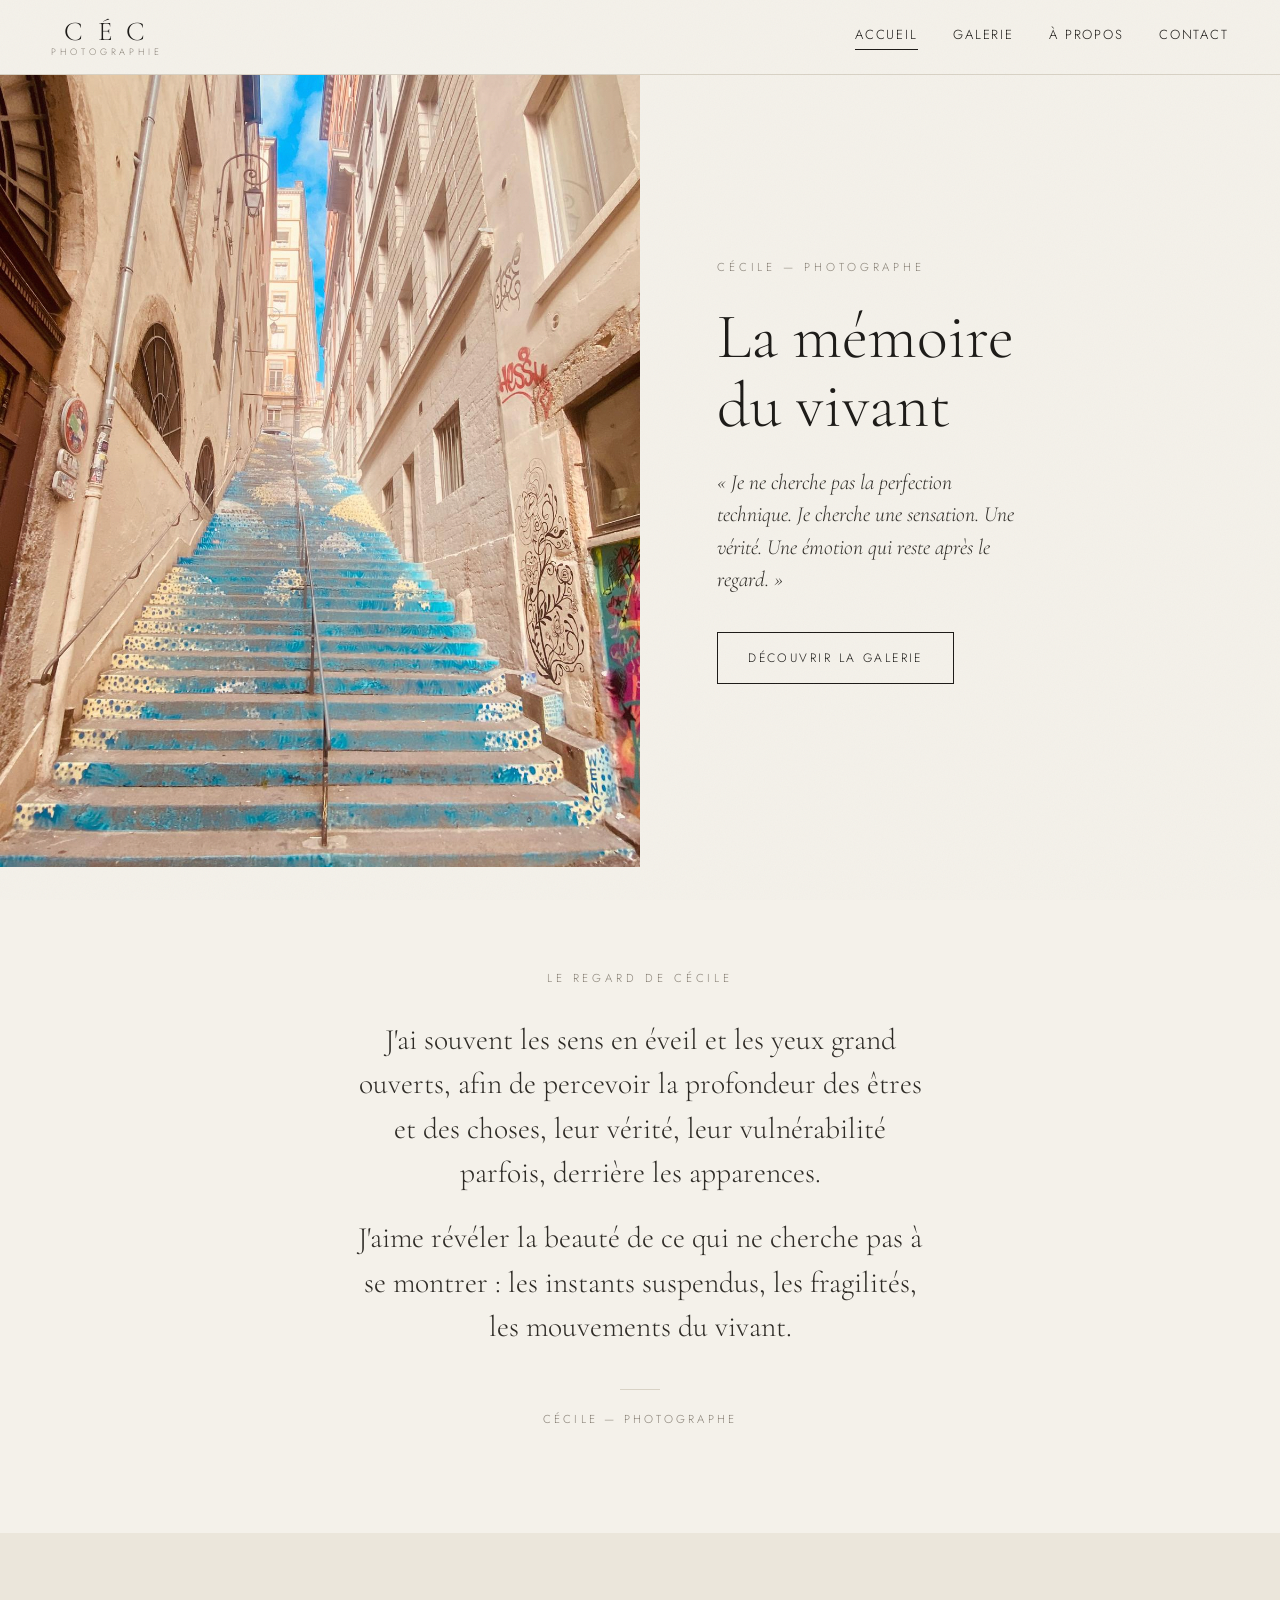
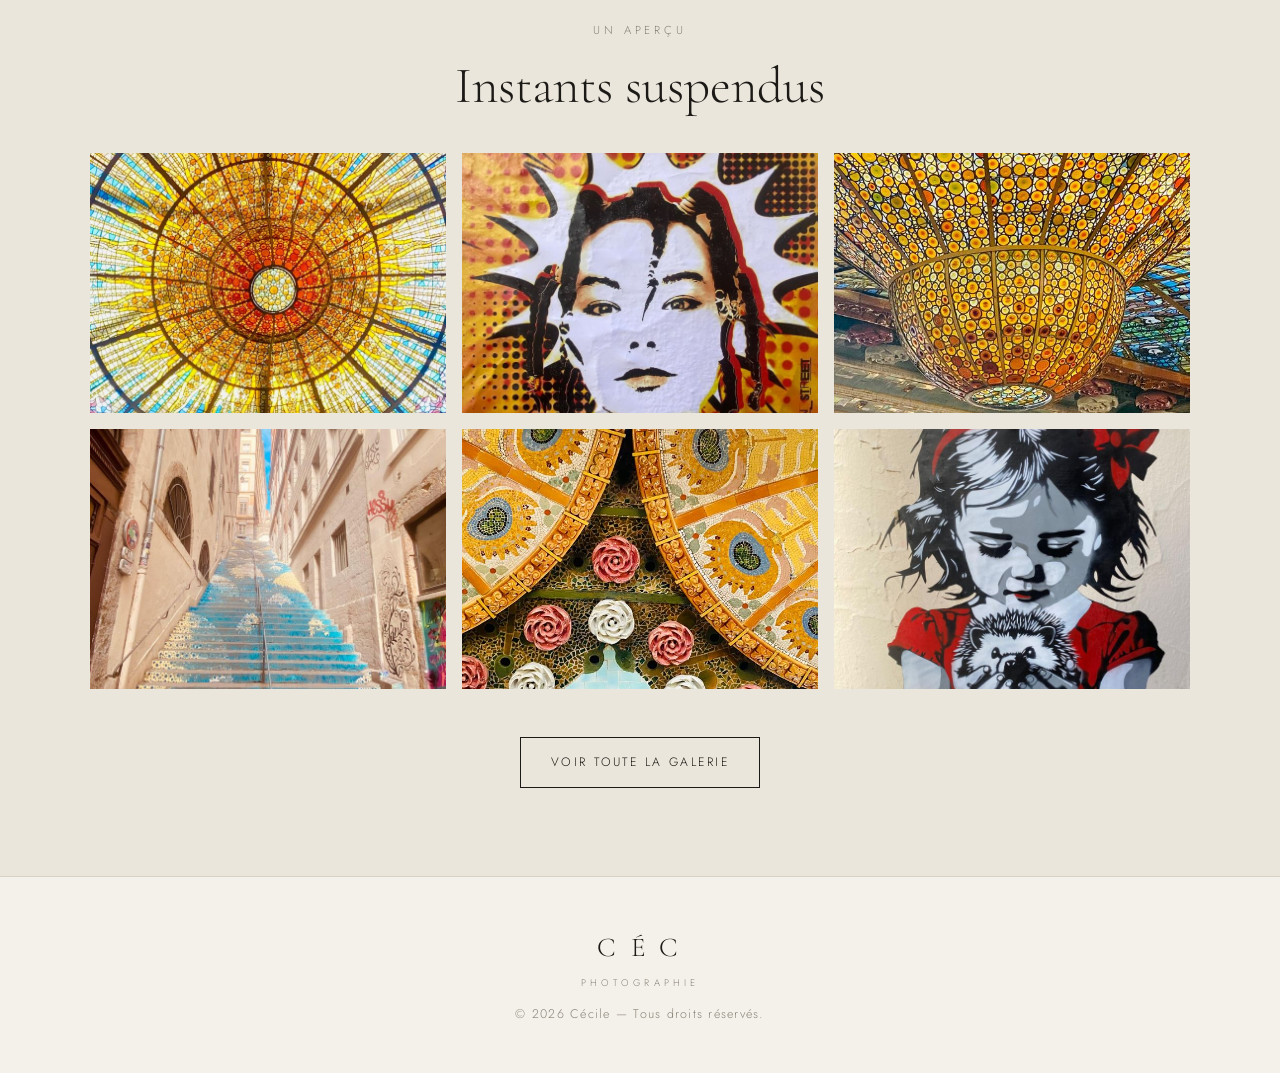
<file: index.html>
<!DOCTYPE html>
<html lang="fr">
<head>
  <meta charset="UTF-8" />
  <meta name="viewport" content="width=device-width, initial-scale=1.0" />
  <title>CÉC Photographie — Cécile</title>
  <meta name="description" content="Portfolio photographique de Cécile — patrimoine Art nouveau, vitraux, art urbain." />
  <meta property="og:type" content="website" />
  <meta property="og:title" content="CÉC Photographie — Cécile" />
  <meta property="og:description" content="Portfolio photographique de Cécile : la mémoire du vivant — patrimoine, art urbain, voyages." />
  <meta property="og:image" content="https://studio-des-projets.github.io/cec-photographie/images/23_verriere_circulaire_lumineuse.jpg" />
  <meta property="og:url" content="https://studio-des-projets.github.io/cec-photographie/" />
  <meta name="twitter:card" content="summary_large_image" />
  <link rel="icon" href="assets/icon-512.png" />
  <link rel="apple-touch-icon" href="assets/icon-180.png" />
  <link rel="manifest" href="manifest.json" />
  <meta name="theme-color" content="#f4f1ea" />
  <meta name="apple-mobile-web-app-title" content="CÉC" />
  <link rel="preconnect" href="https://fonts.googleapis.com" />
  <link rel="preconnect" href="https://fonts.gstatic.com" crossorigin />
  <link href="https://fonts.googleapis.com/css2?family=Cormorant+Garamond:ital,wght@0,300;0,400;0,500;1,400&family=Jost:wght@300;400;500&display=swap" rel="stylesheet" />
  <link rel="stylesheet" href="assets/style.css?v=15" />
</head>
<body>

  <header class="site-header" id="top">
    <a class="brand" href="index.html" aria-label="Accueil">
      <span class="brand-mark">C&thinsp;É&thinsp;C</span>
      <span class="brand-sub">Photographie</span>
    </a>
    <nav class="site-nav">
      <a href="index.html" class="is-current">Accueil</a>
      <a href="galerie.html">Galerie</a>
      <a href="apropos.html">À propos</a>
      <a href="contact.html">Contact</a>
    </nav>
    <button class="nav-toggle" aria-label="Menu" aria-expanded="false">
      <span></span><span></span><span></span>
    </button>
  </header>

  <main>
    <section class="hero">
      <div class="hero-img"></div>
      <div class="hero-text">
        <p class="hero-name reveal-load" style="--d:.2s">Cécile — Photographe</p>
        <h1 class="reveal-load" style="--d:.4s">La mémoire<br>du vivant</h1>
        <p class="hero-quote reveal-load" id="hero-quote" style="--d:.6s">« Je ne cherche pas la perfection technique. Je cherche une sensation. Une vérité. Une émotion qui reste après le regard. »</p>
        <a class="btn reveal-load" style="--d:.8s" href="galerie.html">Découvrir la galerie</a>
      </div>
    </section>

    <section class="intro">
      <p class="kicker reveal">Le regard de Cécile</p>
      <p class="intro-text reveal" style="--d:.12s">J'ai souvent les sens en éveil et les yeux grand ouverts, afin de percevoir la profondeur des êtres et des choses, leur vérité, leur vulnérabilité parfois, derrière les apparences.</p>
      <p class="intro-text reveal" style="--d:.24s">J'aime révéler la beauté de ce qui ne cherche pas à se montrer&nbsp;: les instants suspendus, les fragilités, les mouvements du vivant.</p>
      <span class="intro-sign reveal" style="--d:.36s">Cécile — Photographe</span>
    </section>

    <section class="home-preview">
      <p class="kicker reveal">Un aperçu</p>
      <h2 class="reveal">Instants suspendus</h2>
      <div class="preview-grid reveal">
        <a href="galerie.html"><img src="thumbs/23_verriere_circulaire_lumineuse.jpg" alt="Verrière circulaire" loading="lazy"></a>
        <a href="galerie.html"><img src="thumbs/05_portrait_street_art_femme.jpg" alt="Portrait street art" loading="lazy"></a>
        <a href="galerie.html"><img src="thumbs/28_coupole_verriere_doree.jpg" alt="Coupole dorée" loading="lazy"></a>
        <a href="galerie.html"><img src="thumbs/17_escalier_bleu_lumineux.jpg" alt="Escalier bleu" loading="lazy"></a>
        <a href="galerie.html"><img src="thumbs/30_mosaique_fleurs_roses.jpg" alt="Mosaïque, fleurs roses" loading="lazy"></a>
        <a href="galerie.html"><img src="thumbs/39_street_art_enfant_rouge.jpg" alt="L'enfant en rouge" loading="lazy"></a>
      </div>
      <a class="btn reveal" href="galerie.html">Voir toute la galerie</a>
    </section>
  </main>

  <footer class="site-footer">
    <span class="footer-brand">C&thinsp;É&thinsp;C</span>
    <span class="footer-sub">Photographie</span>
    <p>© <span id="year"></span> Cécile — Tous droits réservés.</p>
  </footer>

  <script src="assets/script.js?v=15"></script>
</body>
</html>
</file>
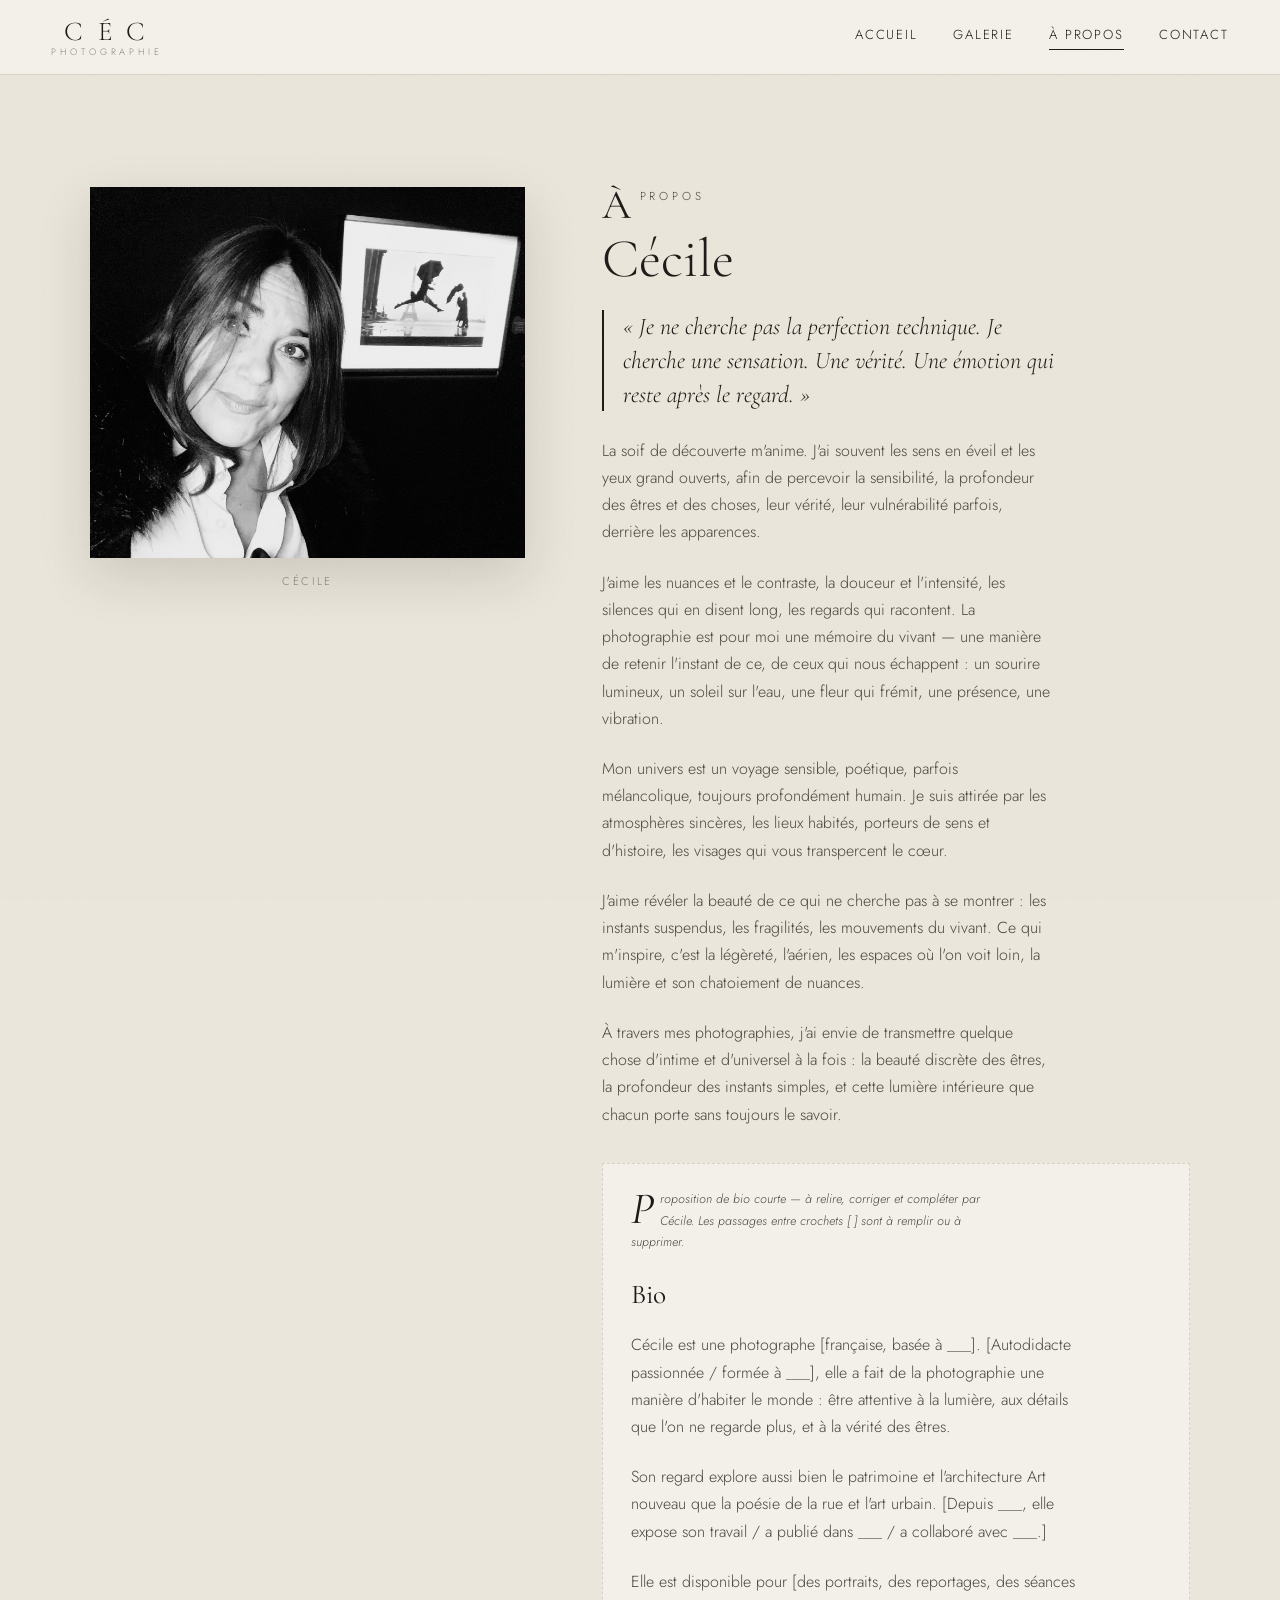
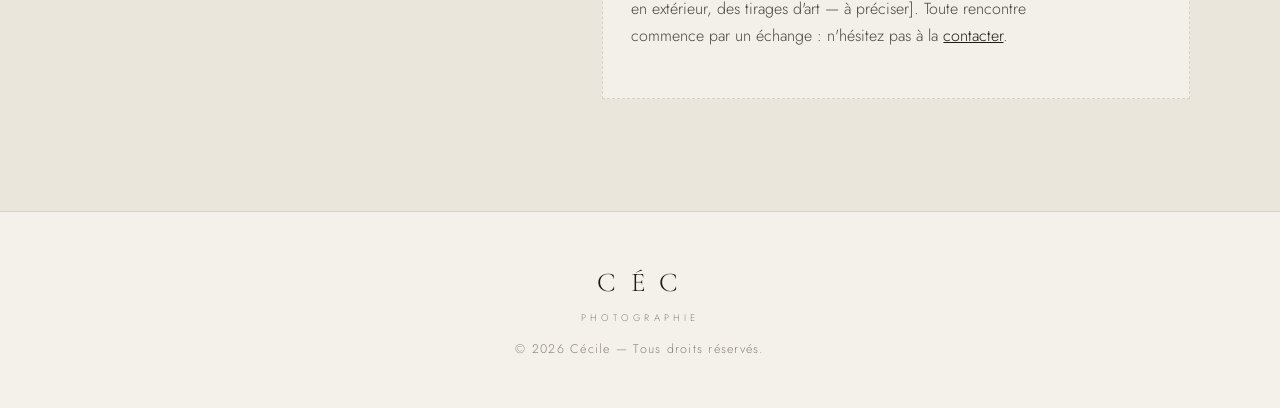
<file: apropos.html>
<!DOCTYPE html>
<html lang="fr">
<head>
  <meta charset="UTF-8" />
  <meta name="viewport" content="width=device-width, initial-scale=1.0" />
  <title>À propos — CÉC Photographie</title>
  <meta name="description" content="À propos de Cécile, photographe — son regard, sa démarche, son univers." />
  <meta property="og:type" content="website" />
  <meta property="og:title" content="CÉC Photographie — Cécile" />
  <meta property="og:description" content="Portfolio photographique de Cécile : la mémoire du vivant — patrimoine, art urbain, voyages." />
  <meta property="og:image" content="https://studio-des-projets.github.io/cec-photographie/images/23_verriere_circulaire_lumineuse.jpg" />
  <meta property="og:url" content="https://studio-des-projets.github.io/cec-photographie/" />
  <meta name="twitter:card" content="summary_large_image" />
  <link rel="icon" href="assets/icon-512.png" />
  <link rel="apple-touch-icon" href="assets/icon-180.png" />
  <link rel="manifest" href="manifest.json" />
  <meta name="theme-color" content="#f4f1ea" />
  <meta name="apple-mobile-web-app-title" content="CÉC" />
  <link rel="preconnect" href="https://fonts.googleapis.com" />
  <link rel="preconnect" href="https://fonts.gstatic.com" crossorigin />
  <link href="https://fonts.googleapis.com/css2?family=Cormorant+Garamond:ital,wght@0,300;0,400;0,500;1,400&family=Jost:wght@300;400;500&display=swap" rel="stylesheet" />
  <link rel="stylesheet" href="assets/style.css?v=15" />
</head>
<body>

  <header class="site-header" id="top">
    <a class="brand" href="index.html" aria-label="Accueil">
      <span class="brand-mark">C&thinsp;É&thinsp;C</span>
      <span class="brand-sub">Photographie</span>
    </a>
    <nav class="site-nav">
      <a href="index.html">Accueil</a>
      <a href="galerie.html">Galerie</a>
      <a href="apropos.html" class="is-current">À propos</a>
      <a href="contact.html">Contact</a>
    </nav>
    <button class="nav-toggle" aria-label="Menu" aria-expanded="false">
      <span></span><span></span><span></span>
    </button>
  </header>

  <main>
    <section class="section section-about" id="apropos">
      <div class="about">
        <div class="about-photo reveal">
          <img src="images/34_photo_profil_auteur.jpg" alt="Portrait de Cécile" loading="lazy" />
          <span class="about-caption">Cécile</span>
        </div>
        <div class="about-text reveal" style="--d:.15s">
          <p class="kicker">À propos</p>
          <h2>Cécile</h2>
          <blockquote class="about-quote">« Je ne cherche pas la perfection technique. Je cherche une sensation. Une vérité. Une émotion qui reste après le regard. »</blockquote>
          <p>La soif de découverte m'anime. J'ai souvent les sens en éveil et les yeux grand ouverts, afin de percevoir la sensibilité, la profondeur des êtres et des choses, leur vérité, leur vulnérabilité parfois, derrière les apparences.</p>
          <p>J'aime les nuances et le contraste, la douceur et l'intensité, les silences qui en disent long, les regards qui racontent. La photographie est pour moi une mémoire du vivant — une manière de retenir l'instant de ce, de ceux qui nous échappent : un sourire lumineux, un soleil sur l'eau, une fleur qui frémit, une présence, une vibration.</p>
          <p>Mon univers est un voyage sensible, poétique, parfois mélancolique, toujours profondément humain. Je suis attirée par les atmosphères sincères, les lieux habités, porteurs de sens et d'histoire, les visages qui vous transpercent le cœur.</p>
          <p>J'aime révéler la beauté de ce qui ne cherche pas à se montrer : les instants suspendus, les fragilités, les mouvements du vivant. Ce qui m'inspire, c'est la légèreté, l'aérien, les espaces où l'on voit loin, la lumière et son chatoiement de nuances.</p>
          <p>À travers mes photographies, j'ai envie de transmettre quelque chose d'intime et d'universel à la fois : la beauté discrète des êtres, la profondeur des instants simples, et cette lumière intérieure que chacun porte sans toujours le savoir.</p>

          <div class="bio-draft">
            <p class="bio-note">Proposition de bio courte — à relire, corriger et compléter par Cécile. Les passages entre crochets [ ] sont à remplir ou à supprimer.</p>
            <h3>Bio</h3>
            <p>Cécile est une photographe [française, basée à ___]. [Autodidacte passionnée / formée à ___], elle a fait de la photographie une manière d'habiter le monde : être attentive à la lumière, aux détails que l'on ne regarde plus, et à la vérité des êtres.</p>
            <p>Son regard explore aussi bien le patrimoine et l'architecture Art nouveau que la poésie de la rue et l'art urbain. [Depuis ___, elle expose son travail / a publié dans ___ / a collaboré avec ___.]</p>
            <p>Elle est disponible pour [des portraits, des reportages, des séances en extérieur, des tirages d'art — à préciser]. Toute rencontre commence par un échange&nbsp;: n'hésitez pas à la <a href="contact.html">contacter</a>.</p>
          </div>
        </div>
      </div>
    </section>
  </main>

  <footer class="site-footer">
    <span class="footer-brand">C&thinsp;É&thinsp;C</span>
    <span class="footer-sub">Photographie</span>
    <p>© <span id="year"></span> Cécile — Tous droits réservés.</p>
  </footer>

  <script src="assets/script.js?v=15"></script>
</body>
</html>
</file>
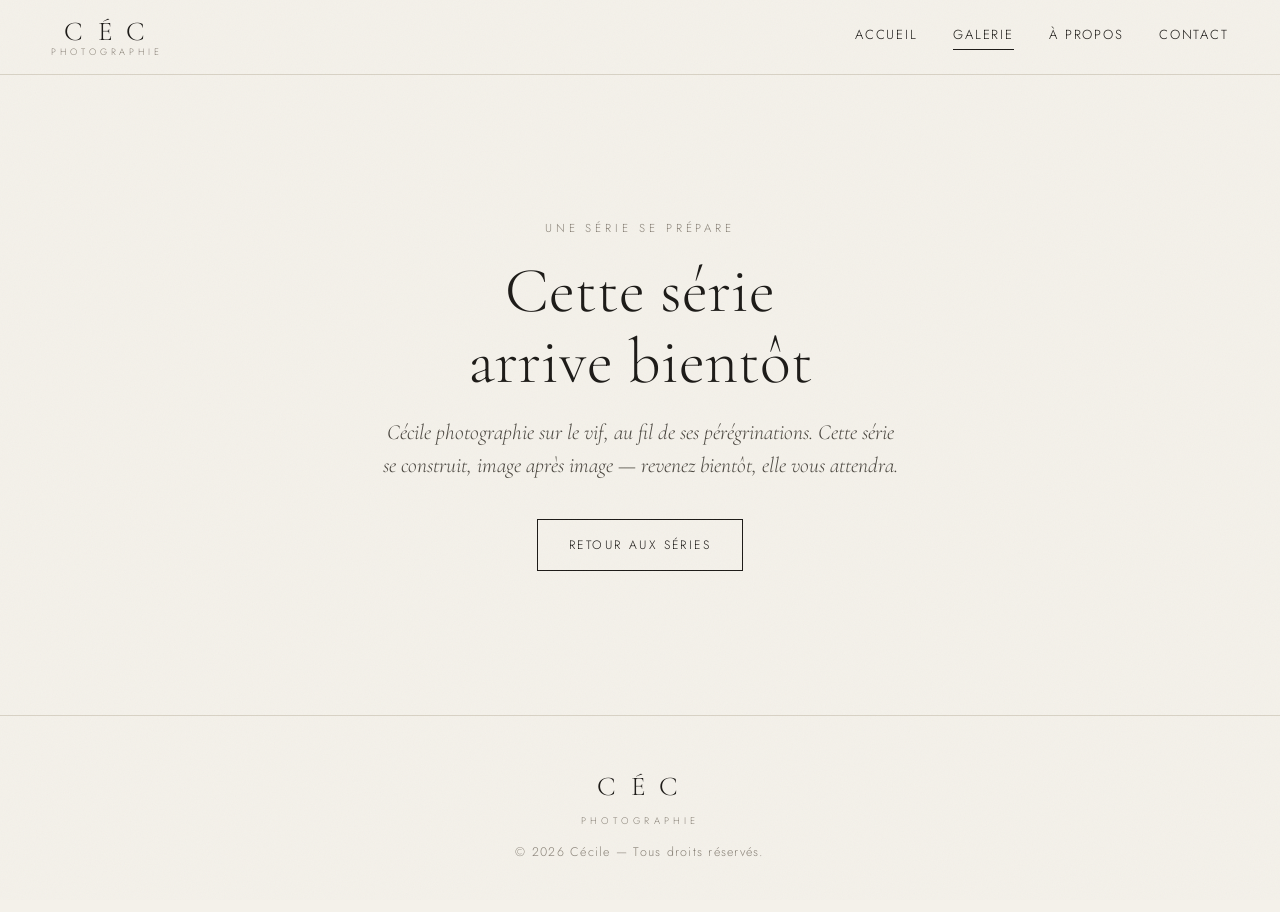
<file: bientot.html>
<!DOCTYPE html>
<html lang="fr">
<head>
  <meta charset="UTF-8" />
  <meta name="viewport" content="width=device-width, initial-scale=1.0" />
  <title>Bientôt — CÉC Photographie</title>
  <meta name="description" content="Une nouvelle série photographique de Cécile se prépare." />
  <link rel="icon" href="assets/icon-512.png" />
  <link rel="apple-touch-icon" href="assets/icon-180.png" />
  <link rel="manifest" href="manifest.json" />
  <meta name="theme-color" content="#f4f1ea" />
  <meta name="apple-mobile-web-app-title" content="CÉC" />
  <link rel="preconnect" href="https://fonts.googleapis.com" />
  <link rel="preconnect" href="https://fonts.gstatic.com" crossorigin />
  <link href="https://fonts.googleapis.com/css2?family=Cormorant+Garamond:ital,wght@0,300;0,400;0,500;1,400&family=Jost:wght@300;400;500&display=swap" rel="stylesheet" />
  <link rel="stylesheet" href="assets/style.css?v=14" />
</head>
<body>

  <header class="site-header" id="top">
    <a class="brand" href="index.html" aria-label="Accueil">
      <span class="brand-mark">C&thinsp;É&thinsp;C</span>
      <span class="brand-sub">Photographie</span>
    </a>
    <nav class="site-nav">
      <a href="index.html">Accueil</a>
      <a href="galerie.html" class="is-current">Galerie</a>
      <a href="apropos.html">À propos</a>
      <a href="contact.html">Contact</a>
    </nav>
    <button class="nav-toggle" aria-label="Menu" aria-expanded="false">
      <span></span><span></span><span></span>
    </button>
  </header>

  <main>
    <section class="soon-page">
      <p class="kicker reveal">Une série se prépare</p>
      <h1 class="reveal"><span id="soon-serie">Cette série</span><br>arrive bientôt</h1>
      <p class="soon-line reveal">Cécile photographie sur le vif, au fil de ses pérégrinations. Cette série se construit, image après image — revenez bientôt, elle vous attendra.</p>
      <a class="btn reveal" href="galerie.html">Retour aux séries</a>
    </section>
  </main>

  <footer class="site-footer">
    <span class="footer-brand">C&thinsp;É&thinsp;C</span>
    <span class="footer-sub">Photographie</span>
    <p>© <span id="year"></span> Cécile — Tous droits réservés.</p>
  </footer>

  <script src="assets/script.js?v=14"></script>
</body>
</html>
</file>
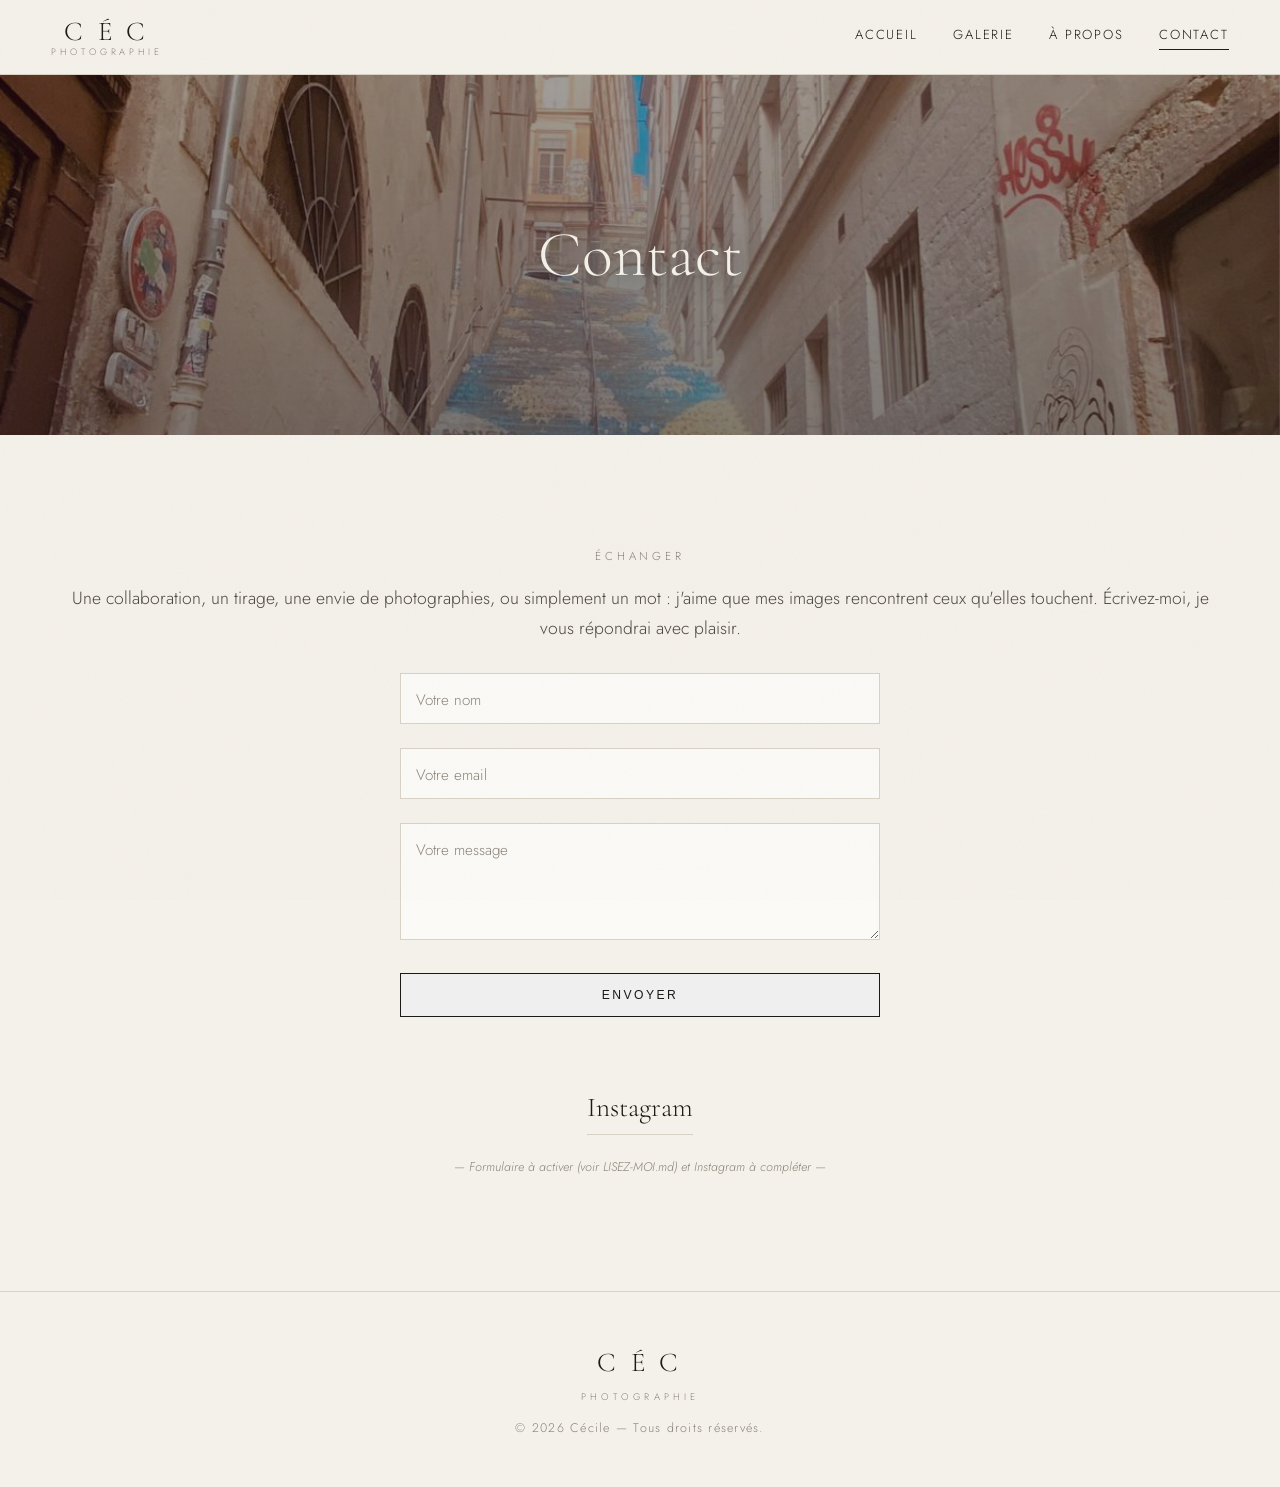
<file: contact.html>
<!DOCTYPE html>
<html lang="fr">
<head>
  <meta charset="UTF-8" />
  <meta name="viewport" content="width=device-width, initial-scale=1.0" />
  <title>Contact — CÉC Photographie</title>
  <meta name="description" content="Contacter Cécile, photographe — collaboration, tirage, échange." />
  <meta property="og:type" content="website" />
  <meta property="og:title" content="CÉC Photographie — Cécile" />
  <meta property="og:description" content="Portfolio photographique de Cécile : la mémoire du vivant — patrimoine, art urbain, voyages." />
  <meta property="og:image" content="https://studio-des-projets.github.io/cec-photographie/images/23_verriere_circulaire_lumineuse.jpg" />
  <meta property="og:url" content="https://studio-des-projets.github.io/cec-photographie/" />
  <meta name="twitter:card" content="summary_large_image" />
  <link rel="icon" href="assets/icon-512.png" />
  <link rel="apple-touch-icon" href="assets/icon-180.png" />
  <link rel="manifest" href="manifest.json" />
  <meta name="theme-color" content="#f4f1ea" />
  <meta name="apple-mobile-web-app-title" content="CÉC" />
  <link rel="preconnect" href="https://fonts.googleapis.com" />
  <link rel="preconnect" href="https://fonts.gstatic.com" crossorigin />
  <link href="https://fonts.googleapis.com/css2?family=Cormorant+Garamond:ital,wght@0,300;0,400;0,500;1,400&family=Jost:wght@300;400;500&display=swap" rel="stylesheet" />
  <link rel="stylesheet" href="assets/style.css?v=15" />
</head>
<body>

  <header class="site-header" id="top">
    <a class="brand" href="index.html" aria-label="Accueil">
      <span class="brand-mark">C&thinsp;É&thinsp;C</span>
      <span class="brand-sub">Photographie</span>
    </a>
    <nav class="site-nav">
      <a href="index.html">Accueil</a>
      <a href="galerie.html">Galerie</a>
      <a href="apropos.html">À propos</a>
      <a href="contact.html" class="is-current">Contact</a>
    </nav>
    <button class="nav-toggle" aria-label="Menu" aria-expanded="false">
      <span></span><span></span><span></span>
    </button>
  </header>

  <main>
    <section class="contact-banner">
      <div class="cb-img"></div>
      <div class="cb-veil"></div>
      <h1>Contact</h1>
    </section>

    <section class="section section-contact" id="contact">
      <p class="kicker reveal">Échanger</p>
      <p class="contact-line reveal">Une collaboration, un tirage, une envie de photographies, ou simplement un mot&nbsp;: j'aime que mes images rencontrent ceux qu'elles touchent. Écrivez-moi, je vous répondrai avec plaisir.</p>

      <form class="contact-form reveal" id="contact-form"
            action="https://formspree.io/f/VOTRE_ID_FORMSPREE" method="POST">
        <div class="field">
          <input type="text" name="nom" id="nom" placeholder=" " required />
          <label for="nom">Votre nom</label>
        </div>
        <div class="field">
          <input type="email" name="email" id="email" placeholder=" " required />
          <label for="email">Votre email</label>
        </div>
        <div class="field">
          <textarea name="message" id="message" rows="4" placeholder=" " required></textarea>
          <label for="message">Votre message</label>
        </div>
        <button type="submit" class="btn">Envoyer</button>
        <p class="form-status" id="form-status" aria-live="polite"></p>
      </form>

      <div class="contact-links reveal">
        <a href="https://instagram.com/" target="_blank" rel="noopener">Instagram</a>
      </div>
      <p class="about-note">— Formulaire à activer (voir LISEZ-MOI.md) et Instagram à compléter —</p>
    </section>
  </main>

  <footer class="site-footer">
    <span class="footer-brand">C&thinsp;É&thinsp;C</span>
    <span class="footer-sub">Photographie</span>
    <p>© <span id="year"></span> Cécile — Tous droits réservés.</p>
  </footer>

  <script src="assets/script.js?v=15"></script>
</body>
</html>
</file>
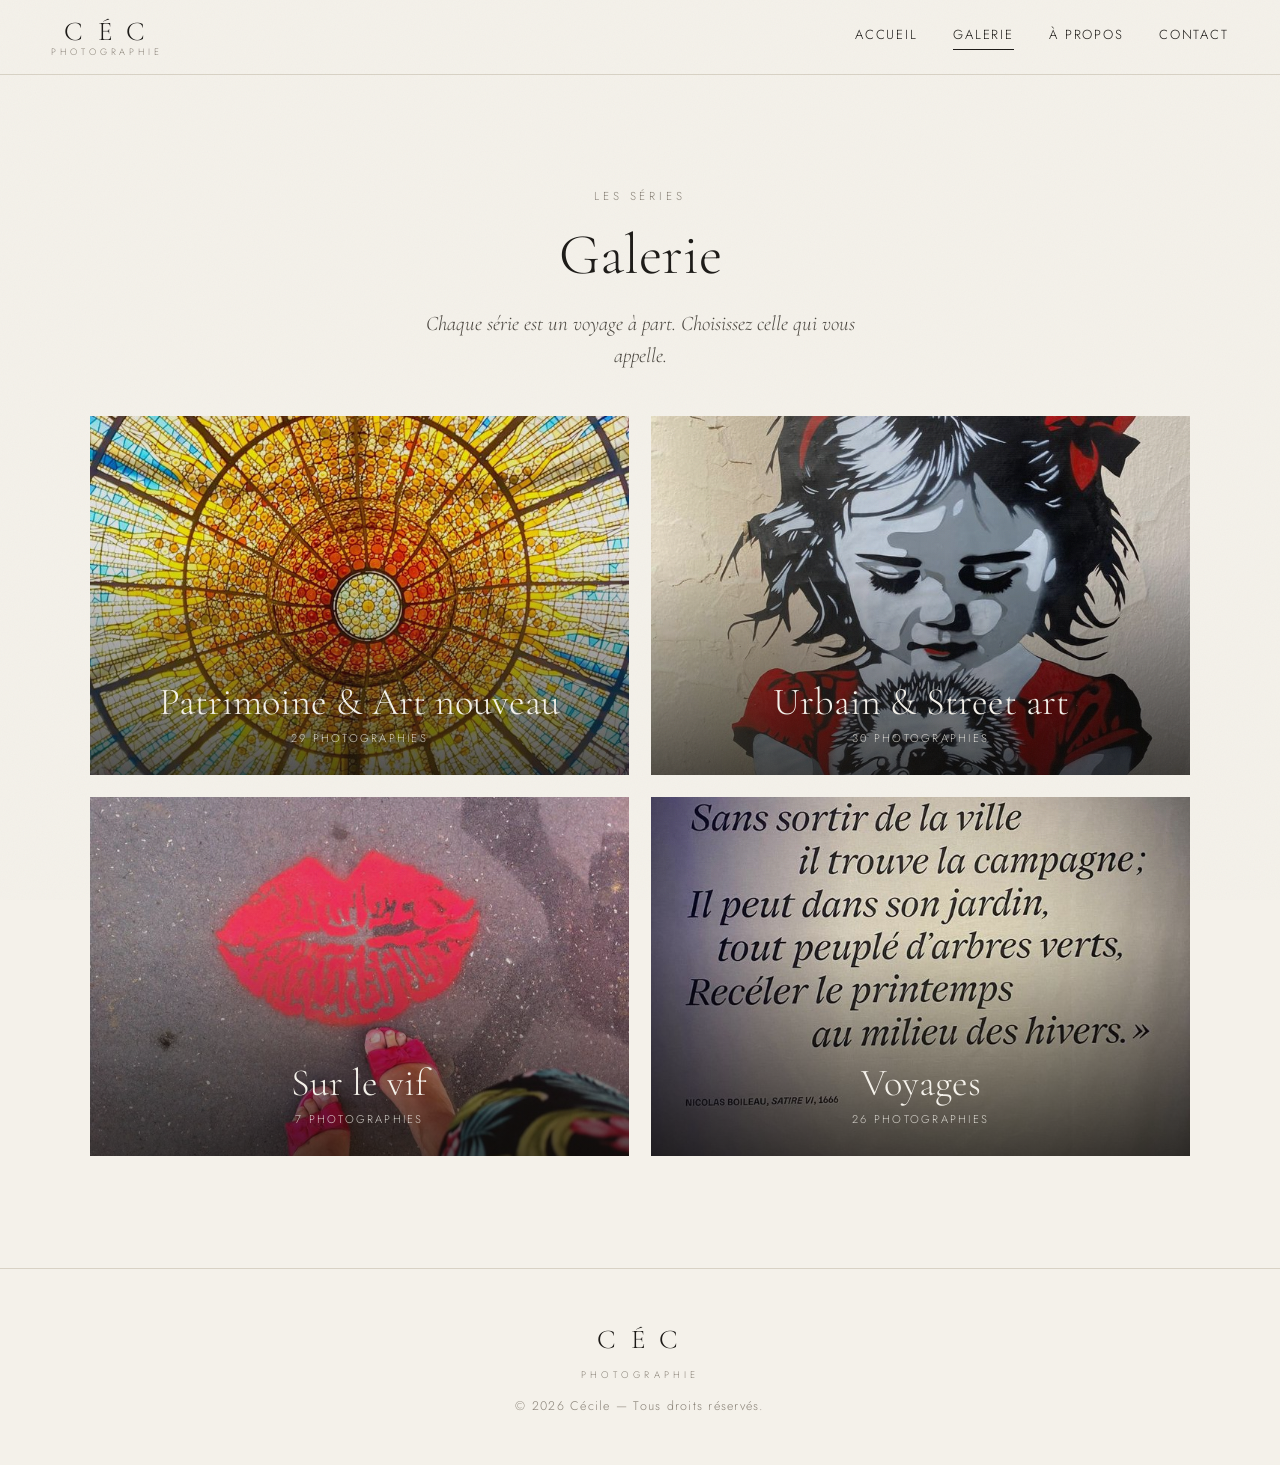
<file: galerie.html>
<!DOCTYPE html>
<html lang="fr">
<head>
  <meta charset="UTF-8" />
  <meta name="viewport" content="width=device-width, initial-scale=1.0" />
  <title>Galerie — CÉC Photographie</title>
  <meta name="description" content="Les séries photographiques de Cécile — patrimoine Art nouveau, art urbain, et de nouvelles séries à venir." />
  <meta property="og:type" content="website" />
  <meta property="og:title" content="CÉC Photographie — Cécile" />
  <meta property="og:description" content="Portfolio photographique de Cécile : la mémoire du vivant — patrimoine, art urbain, voyages." />
  <meta property="og:image" content="https://studio-des-projets.github.io/cec-photographie/images/23_verriere_circulaire_lumineuse.jpg" />
  <meta property="og:url" content="https://studio-des-projets.github.io/cec-photographie/" />
  <meta name="twitter:card" content="summary_large_image" />
  <link rel="icon" href="assets/icon-512.png" />
  <link rel="apple-touch-icon" href="assets/icon-180.png" />
  <link rel="manifest" href="manifest.json" />
  <meta name="theme-color" content="#f4f1ea" />
  <meta name="apple-mobile-web-app-title" content="CÉC" />
  <link rel="preconnect" href="https://fonts.googleapis.com" />
  <link rel="preconnect" href="https://fonts.gstatic.com" crossorigin />
  <link href="https://fonts.googleapis.com/css2?family=Cormorant+Garamond:ital,wght@0,300;0,400;0,500;1,400&family=Jost:wght@300;400;500&display=swap" rel="stylesheet" />
  <link rel="stylesheet" href="assets/style.css?v=15" />
</head>
<body>

  <header class="site-header" id="top">
    <a class="brand" href="index.html" aria-label="Accueil">
      <span class="brand-mark">C&thinsp;É&thinsp;C</span>
      <span class="brand-sub">Photographie</span>
    </a>
    <nav class="site-nav">
      <a href="index.html">Accueil</a>
      <a href="galerie.html" class="is-current">Galerie</a>
      <a href="apropos.html">À propos</a>
      <a href="contact.html">Contact</a>
    </nav>
    <button class="nav-toggle" aria-label="Menu" aria-expanded="false">
      <span></span><span></span><span></span>
    </button>
  </header>

  <main>
    <section class="section">
      <div class="section-head reveal">
        <p class="kicker">Les séries</p>
        <h2>Galerie</h2>
        <p class="page-intro-text">Chaque série est un voyage à part. Choisissez celle qui vous appelle.</p>
      </div>

      <div class="series-grid reveal">
        <a class="serie-card" href="serie-patrimoine.html">
          <div class="serie-img" style="background-image:url('thumbs/23_verriere_circulaire_lumineuse.jpg')"></div>
          <div class="serie-veil"></div>
          <div class="serie-label">
            <h3>Patrimoine &amp; Art nouveau</h3>
            <span class="serie-count">29 photographies</span>
          </div>
        </a>

        <a class="serie-card" href="serie-urbain.html">
          <div class="serie-img" style="background-image:url('thumbs/39_street_art_enfant_rouge.jpg')"></div>
          <div class="serie-veil"></div>
          <div class="serie-label">
            <h3>Urbain &amp; Street art</h3>
            <span class="serie-count">30 photographies</span>
          </div>
        </a>

        <a class="serie-card" href="serie-surlevif.html">
          <div class="serie-img" style="background-image:url('thumbs/45_bisou_paves_pieds.jpg')"></div>
          <div class="serie-veil"></div>
          <div class="serie-label">
            <h3>Sur le vif</h3>
            <span class="serie-count">7 photographies</span>
          </div>
        </a>

        <a class="serie-card" href="serie-voyages.html">
          <div class="serie-img" style="background-image:url('thumbs/57_jardin_rodin_invalides.jpg')"></div>
          <div class="serie-veil"></div>
          <div class="serie-label">
            <h3>Voyages</h3>
            <span class="serie-count">26 photographies</span>
          </div>
        </a>
      </div>
    </section>
  </main>

  <footer class="site-footer">
    <span class="footer-brand">C&thinsp;É&thinsp;C</span>
    <span class="footer-sub">Photographie</span>
    <p>© <span id="year"></span> Cécile — Tous droits réservés.</p>
  </footer>

  <script src="assets/script.js?v=15"></script>
</body>
</html>
</file>
<file: assets/style.css>
:root {
  --cream: #f4f1ea;
  --cream-deep: #ebe6db;
  --ink: #1c1a17;
  --muted: #8a8378;
  --line: #d8d2c5;
  --white: #fbfaf7;
  --shadow: 0 18px 50px rgba(28, 26, 23, .14);
}

* { box-sizing: border-box; margin: 0; padding: 0; }

html { scroll-behavior: smooth; }

body {
  background: var(--cream);
  color: var(--ink);
  font-family: "Jost", -apple-system, sans-serif;
  font-weight: 300;
  line-height: 1.7;
  -webkit-font-smoothing: antialiased;
  min-height: 100vh;
  display: flex; flex-direction: column;
}
main { flex: 1 0 auto; }
.site-footer { flex-shrink: 0; }

h1, h2 { font-family: "Cormorant Garamond", serif; font-weight: 300; line-height: 1.1; }

img { display: block; max-width: 100%; }

/* ---------- Header ---------- */
.site-header {
  position: sticky; top: 0; z-index: 50;
  display: flex; align-items: center; justify-content: space-between;
  padding: 1.1rem clamp(1.2rem, 4vw, 3.5rem);
  background: rgba(244, 241, 234, .9);
  backdrop-filter: blur(10px);
  border-bottom: 1px solid var(--line);
  transition: padding .3s ease, background .3s ease, box-shadow .3s ease;
}
.site-header.scrolled {
  padding-top: .55rem; padding-bottom: .55rem;
  background: rgba(244, 241, 234, .97);
  box-shadow: 0 2px 22px rgba(28, 26, 23, .07);
}

.brand { text-decoration: none; color: var(--ink); text-align: center; line-height: 1; }
.brand-mark {
  display: block;
  font-family: "Cormorant Garamond", serif;
  font-size: 1.7rem; letter-spacing: .18em;
}
.brand-mark.small { font-size: 1.35rem; }
.brand-sub {
  display: block;
  font-size: .58rem; letter-spacing: .42em;
  text-transform: uppercase; color: var(--muted);
  margin-top: .15rem;
}

.site-nav { display: flex; gap: 2.2rem; }
.site-nav a {
  text-decoration: none; color: var(--ink);
  font-size: .82rem; letter-spacing: .14em; text-transform: uppercase;
  padding-bottom: 3px; position: relative;
}
.site-nav a::after {
  content: ""; position: absolute; left: 0; bottom: 0;
  width: 0; height: 1px; background: var(--ink); transition: width .3s ease;
}
.site-nav a:hover::after { width: 100%; }
.site-nav a.is-current::after { width: 100%; }

.nav-toggle { display: none; background: none; border: 0; cursor: pointer; width: 28px; height: 22px; }
.nav-toggle span { display: block; height: 1.5px; background: var(--ink); margin: 5px 0; transition: .3s; }

/* ---------- Hero ---------- */
.hero {
  display: grid; grid-template-columns: 1fr 1fr;
  min-height: 88vh;
}
.hero-img {
  background: url("../images/17_escalier_bleu_lumineux.jpg") center/cover no-repeat;
}
.hero-text {
  display: flex; flex-direction: column; justify-content: center;
  padding: clamp(2.2rem, 6vw, 6rem);
  background: var(--cream);
}
.hero-name {
  font-size: .72rem; letter-spacing: .34em; text-transform: uppercase;
  color: var(--muted); margin-bottom: 1.6rem;
}
.hero-text h1 {
  font-size: clamp(2.6rem, 5vw, 4.4rem); line-height: 1.07;
  margin-bottom: 1.6rem;
}
.hero-quote {
  font-family: "Cormorant Garamond", serif; font-style: italic;
  font-size: 1.35rem; line-height: 1.5;
  color: #2e2b26; max-width: 34ch; margin-bottom: 2.3rem;
  min-height: 6em;
  transition: opacity 1.1s ease, transform 1.1s cubic-bezier(.2,.7,.2,1);
}
.hero-quote.fade { opacity: 0; transform: translateY(14px); }
.kicker {
  font-size: .72rem; letter-spacing: .34em; text-transform: uppercase;
  color: var(--muted); margin-bottom: 1.1rem;
}

.btn {
  align-self: flex-start;
  display: inline-block; text-decoration: none;
  color: var(--ink); border: 1px solid var(--ink);
  padding: .9rem 1.9rem;
  font-size: .76rem; letter-spacing: .2em; text-transform: uppercase;
  transition: background .3s, color .3s;
}
.btn:hover { background: var(--ink); color: var(--cream); }

/* ---------- Intro ---------- */
.intro {
  text-align: center;
  max-width: 660px; margin: 0 auto;
  padding: clamp(3.5rem, 8vw, 6.5rem) clamp(1.5rem, 5vw, 3rem);
}
.intro .kicker { margin-bottom: 1.8rem; }
.intro-text {
  font-family: "Cormorant Garamond", serif;
  font-size: clamp(1.35rem, 2.6vw, 1.85rem);
  line-height: 1.5; color: #2e2b26;
  margin-bottom: 1.3rem;
}
.intro-sign {
  display: inline-block; margin-top: 1.2rem;
  font-size: .72rem; letter-spacing: .28em; text-transform: uppercase;
  color: var(--muted);
}
.intro-sign::before {
  content: ""; display: block; width: 40px; height: 1px;
  background: var(--line); margin: 0 auto 1.2rem;
}

/* ---------- Sections ---------- */
.section { padding: clamp(3.5rem, 9vw, 7rem) clamp(1.2rem, 5vw, 4rem); max-width: 1320px; margin: 0 auto; }
.section-head { text-align: center; margin-bottom: 2.6rem; }
.section-head h2 { font-size: clamp(2.4rem, 5vw, 3.6rem); }

/* ---------- Filters ---------- */
.filters { display: flex; justify-content: center; flex-wrap: wrap; gap: .6rem; margin-bottom: 3rem; }
.filter {
  background: none; border: 1px solid var(--line); cursor: pointer;
  color: var(--muted);
  padding: .6rem 1.3rem;
  font-family: inherit; font-size: .74rem; letter-spacing: .14em; text-transform: uppercase;
  transition: .25s;
}
.filter:hover { color: var(--ink); border-color: var(--ink); }
.filter.is-active { background: var(--ink); color: var(--cream); border-color: var(--ink); }

/* ---------- Gallery ---------- */
.gallery { columns: 3; column-gap: 1.1rem; }
.gallery-item {
  break-inside: avoid; margin-bottom: 1.1rem;
  position: relative; cursor: pointer; overflow: hidden;
  background: var(--cream-deep);
}
.gallery-item img {
  width: 100%;
  filter: grayscale(100%) blur(14px);
  transition: transform .7s cubic-bezier(.2,.7,.2,1), filter .9s ease;
}
.gallery-item.loaded img { filter: grayscale(100%) blur(0); }
.gallery-item.loaded:hover img { filter: grayscale(0%) blur(0); transform: scale(1.05); }
.gallery-item .cap {
  position: absolute; left: 0; right: 0; bottom: 0;
  padding: 1.4rem 1rem .9rem;
  color: var(--white);
  font-size: .8rem; letter-spacing: .1em;
  background: linear-gradient(to top, rgba(20,18,15,.78), transparent);
  opacity: 0; transform: translateY(8px); transition: .35s;
}
.gallery-item:hover .cap { opacity: 1; transform: translateY(0); }

/* ---------- About ---------- */
.section-about { background: var(--cream-deep); max-width: none; }
.about {
  max-width: 1100px; margin: 0 auto;
  display: grid; grid-template-columns: .85fr 1.15fr; gap: clamp(2rem, 6vw, 5rem);
  align-items: center;
}
.about-photo img { width: 100%; box-shadow: var(--shadow); filter: grayscale(100%); }
.about-caption {
  display: block; text-align: center; margin-top: .9rem;
  font-size: .7rem; letter-spacing: .24em; text-transform: uppercase;
  color: var(--muted);
}
.about-text h2 { font-size: clamp(2.4rem, 5vw, 3.4rem); margin-bottom: 1.3rem; }
.about-text p { margin-bottom: 1.1rem; color: #4a463f; max-width: 50ch; }
.about-quote {
  font-family: "Cormorant Garamond", serif;
  font-style: italic; font-size: 1.5rem; line-height: 1.4;
  color: var(--ink); border-left: 2px solid var(--ink);
  padding-left: 1.2rem; margin-bottom: 1.6rem; max-width: 46ch;
}
.about-note { font-size: .78rem; font-style: italic; color: var(--muted); }

/* ---------- Contact ---------- */
.section-contact { text-align: center; }
.contact-line { font-size: 1.1rem; color: #4a463f; margin-bottom: 1.8rem; }
.contact-links { display: flex; justify-content: center; gap: 2.5rem; flex-wrap: wrap; margin-bottom: 1.4rem; }
.contact-links a {
  font-family: "Cormorant Garamond", serif; font-size: 1.7rem;
  color: var(--ink); text-decoration: none; border-bottom: 1px solid var(--line);
  padding-bottom: 3px; transition: border-color .3s;
}
.contact-links a:hover { border-color: var(--ink); }

/* ---------- Footer ---------- */
.site-footer {
  text-align: center; padding: 3rem 1.5rem;
  border-top: 1px solid var(--line);
}
.footer-brand {
  display: block;
  font-family: "Cormorant Garamond", serif;
  font-size: 1.7rem; letter-spacing: .18em;
}
.footer-sub {
  display: block;
  font-size: .6rem; letter-spacing: .42em; text-transform: uppercase;
  color: var(--muted); margin-top: .2rem; margin-bottom: .8rem;
}
.site-footer p { font-size: .78rem; letter-spacing: .1em; color: var(--muted); }

/* ---------- Lightbox ---------- */
.lightbox {
  position: fixed; inset: 0; z-index: 100;
  background: rgba(18, 16, 13, .96);
  display: none; align-items: center; justify-content: center;
}
.lightbox.open { display: flex; }
.lb-stage { max-width: 90vw; max-height: 90vh; text-align: center; }
.lb-stage img { max-width: 90vw; max-height: 70vh; margin: 0 auto; box-shadow: var(--shadow); }
.lb-stage figcaption {
  display: flex; flex-direction: column; align-items: center; gap: .55rem;
  margin-top: 1.1rem;
}
#lb-caption {
  color: #f4f1ea;
  font-size: .82rem; letter-spacing: .22em; text-transform: uppercase;
}
.lb-texte {
  font-family: "Cormorant Garamond", serif;
  font-style: italic; font-size: 1.35rem; line-height: 1.45;
  color: #e7e1d4; max-width: 34ch; text-transform: none; letter-spacing: .01em;
}
.lb-close, .lb-nav {
  position: absolute; background: none; border: 0; cursor: pointer;
  color: #f4f1ea; transition: opacity .2s; opacity: .65;
}
.lb-close:hover, .lb-nav:hover { opacity: 1; }
.lb-close { top: 1.5rem; right: 2rem; font-size: 2.6rem; line-height: 1; }
.lb-nav { top: 50%; transform: translateY(-50%); font-size: 3.5rem; padding: 0 1.5rem; }
.lb-prev { left: .5rem; }
.lb-next { right: .5rem; }

/* ---------- Animations ---------- */
.reveal { opacity: 0; transform: translateY(28px); transition: opacity .9s ease, transform .9s cubic-bezier(.2,.7,.2,1); transition-delay: var(--d, 0s); }
.reveal.is-visible { opacity: 1; transform: none; }

@keyframes riseIn { from { opacity: 0; transform: translateY(26px); } to { opacity: 1; transform: none; } }
.reveal-load { opacity: 0; animation: riseIn 1s cubic-bezier(.2,.7,.2,1) forwards; animation-delay: var(--d, 0s); }

.gallery-item { opacity: 0; transform: translateY(24px); }
.gallery-item.in { opacity: 1; transform: none; transition: opacity .7s ease, transform .7s cubic-bezier(.2,.7,.2,1); }

.scroll-cue {
  position: absolute; left: 50%; bottom: 26px; transform: translateX(-50%);
  width: 1px; height: 54px; background: var(--ink); opacity: .4;
  transform-origin: top;
  animation: cue 2.2s ease-in-out infinite;
}
@keyframes cue { 0%,100% { transform: translateX(-50%) scaleY(.35); opacity: .15; } 50% { transform: translateX(-50%) scaleY(1); opacity: .5; } }

@media (prefers-reduced-motion: reduce) {
  .reveal, .reveal-load, .gallery-item { opacity: 1 !important; transform: none !important; animation: none !important; }
  .scroll-cue, .hero-img { animation: none; }
}

/* ---------- Lightbox counter ---------- */
.lb-counter { font-size: .72rem; letter-spacing: .25em; color: var(--muted); }

/* ---------- Contact form ---------- */
.contact-form { max-width: 480px; margin: 0 auto 2.2rem; text-align: left; }
.field { position: relative; margin-bottom: 1.5rem; }
.field input, .field textarea {
  width: 100%; background: var(--white); border: 1px solid var(--line);
  padding: 1.15rem 1rem .55rem;
  font-family: inherit; font-size: .95rem; color: var(--ink);
  resize: vertical; transition: border-color .25s;
}
.field input:focus, .field textarea:focus { outline: none; border-color: var(--ink); }
.field label {
  position: absolute; left: 1rem; top: .95rem;
  color: var(--muted); font-size: .95rem; pointer-events: none;
  transition: .2s ease;
}
.field input:focus + label, .field textarea:focus + label,
.field input:not(:placeholder-shown) + label,
.field textarea:not(:placeholder-shown) + label {
  top: .3rem; font-size: .66rem; letter-spacing: .12em; text-transform: uppercase;
}
.contact-form .btn { width: 100%; text-align: center; cursor: pointer; }
.form-status { margin-top: 1rem; font-size: .85rem; text-align: center; min-height: 1.2em; }
.form-status.ok { color: #4a7c4a; }
.form-status.err { color: #b05050; }

/* ---------- À propos : photo qui suit le scroll + texte rythmé ---------- */
.about { align-items: start; }
.about-photo { position: sticky; top: 96px; }
.about-text p { margin-bottom: 1.45rem; }
.about-text p:first-of-type::first-letter {
  font-family: "Cormorant Garamond", serif; font-weight: 400;
  font-size: 3.6em; line-height: .76; float: left;
  margin: .06em .12em 0 0; color: var(--ink);
}

/* ---------- Bandeau d'introduction de page ---------- */
.page-intro-text {
  max-width: 48ch; margin: 1.3rem auto 0;
  font-family: "Cormorant Garamond", serif; font-style: italic;
  font-size: 1.3rem; line-height: 1.5; color: #4a463f;
}

/* ---------- Bandeau de la page Contact ---------- */
.contact-banner {
  position: relative; height: 40vh; min-height: 260px;
  display: flex; align-items: center; justify-content: center;
  overflow: hidden;
}
.contact-banner .cb-img {
  position: absolute; inset: -16% 0;
  background: url("../images/17_escalier_bleu_lumineux.jpg") center 42%/cover;
  will-change: transform;
}
.contact-banner .cb-veil {
  position: absolute; inset: 0;
  background: linear-gradient(rgba(10,12,22,.38), rgba(10,12,22,.52));
}
.contact-banner h1 {
  position: relative; z-index: 2; color: var(--cream);
  font-size: clamp(2.6rem, 5vw, 4rem);
  text-shadow: 0 2px 26px rgba(8,10,20,.5);
}

/* ---------- Aperçu de la galerie sur l'accueil ---------- */
.home-preview {
  text-align: center; background: var(--cream-deep);
  padding: clamp(3rem, 7vw, 5.5rem) clamp(1.2rem, 5vw, 4rem);
}
.home-preview h2 { font-size: clamp(2.2rem, 4.5vw, 3.2rem); margin-top: .3rem; }
.home-preview .btn { margin-top: .6rem; }
.preview-grid {
  display: grid; grid-template-columns: repeat(3, 1fr); gap: 1rem;
  max-width: 1100px; margin: 2.4rem auto;
}
.preview-grid a { display: block; overflow: hidden; background: var(--cream); }
.preview-grid img {
  width: 100%; height: 260px; object-fit: cover;
  transition: transform .7s cubic-bezier(.2,.7,.2,1);
}
.preview-grid a:hover img { transform: scale(1.06); }

/* ---------- Grain argentique ---------- */
body::before {
  content: ""; position: fixed; inset: 0; z-index: 9999;
  pointer-events: none; opacity: .035;
  background-image: url("data:image/svg+xml,%3Csvg xmlns='http://www.w3.org/2000/svg'%3E%3Cfilter id='n'%3E%3CfeTurbulence type='fractalNoise' baseFrequency='0.82' numOctaves='2' stitchTiles='stitch'/%3E%3C/filter%3E%3Crect width='100%25' height='100%25' filter='url(%23n)'/%3E%3C/svg%3E");
}

/* ---------- Transition entre les pages ---------- */
@keyframes pageIn { from { opacity: 0; } to { opacity: 1; } }
body { animation: pageIn .55s ease; }
body.is-leaving { opacity: 0; transition: opacity .32s ease; }

/* ---------- Bouton retour en haut ---------- */
.to-top {
  position: fixed; right: 1.6rem; bottom: 1.6rem; z-index: 60;
  width: 46px; height: 46px; border-radius: 50%;
  border: 1px solid var(--line); background: rgba(244, 241, 234, .92);
  color: var(--ink); font-size: 1.1rem; cursor: pointer;
  opacity: 0; pointer-events: none; transform: translateY(10px);
  transition: opacity .35s ease, transform .35s ease, background .25s, color .25s;
  backdrop-filter: blur(6px);
}
.to-top.show { opacity: 1; pointer-events: auto; transform: none; }
.to-top:hover { background: var(--ink); color: var(--cream); }

/* ---------- Cartes de séries (page Galerie) ---------- */
.series-grid {
  display: grid; grid-template-columns: repeat(2, 1fr); gap: 1.4rem;
  max-width: 1100px; margin: 2.8rem auto 0;
}
.serie-card {
  position: relative; display: block; text-decoration: none;
  overflow: hidden; aspect-ratio: 3 / 2; background: var(--cream-deep);
}
.serie-card .serie-img {
  position: absolute; inset: 0;
  background-size: cover; background-position: center;
  transition: transform .9s cubic-bezier(.2,.7,.2,1);
}
.serie-card:hover .serie-img { transform: scale(1.05); }
.serie-card.is-soon .serie-img { filter: grayscale(65%) brightness(.92); }
.serie-veil {
  position: absolute; inset: 0;
  background: linear-gradient(to top, rgba(15,13,10,.72), rgba(15,13,10,.08) 62%);
}
.serie-label {
  position: absolute; left: 0; right: 0; bottom: 0; z-index: 2;
  padding: 1.7rem; text-align: center; color: var(--cream);
}
.serie-label h3 {
  font-family: "Cormorant Garamond", serif; font-weight: 300;
  font-size: clamp(1.6rem, 3vw, 2.4rem); line-height: 1.1;
}
.serie-count {
  display: block; margin-top: .35rem;
  font-size: .7rem; letter-spacing: .2em; text-transform: uppercase;
  color: rgba(244, 241, 234, .82);
}
.soon-badge {
  display: inline-block; margin-top: .55rem;
  padding: .32rem .95rem; border: 1px solid rgba(244, 241, 234, .65);
  font-size: .64rem; letter-spacing: .22em; text-transform: uppercase;
}

.back-link {
  color: inherit; text-decoration: none;
  border-bottom: 1px solid var(--line); transition: border-color .25s;
}
.back-link:hover { border-color: var(--ink); }

/* ---------- Bloc bio (proposition) ---------- */
.bio-draft {
  margin-top: 2.2rem; padding: 1.6rem 1.8rem;
  border: 1px dashed var(--line); background: rgba(255, 255, 255, .4);
}
.bio-note {
  font-size: .78rem !important; font-style: italic;
  color: var(--muted); margin-bottom: 1.2rem !important;
}
.bio-draft h3 {
  font-family: "Cormorant Garamond", serif; font-weight: 400;
  font-size: 1.7rem; margin-bottom: .8rem;
}
.bio-draft a { color: var(--ink); }

/* ---------- Page « Bientôt » ---------- */
.soon-page {
  text-align: center; max-width: 620px; margin: 0 auto;
  padding: clamp(4rem, 12vw, 9rem) clamp(1.5rem, 5vw, 3rem);
}
.soon-page h1 { font-size: clamp(2.4rem, 6vw, 4rem); margin: .8rem 0 1.2rem; }
.soon-line {
  font-family: "Cormorant Garamond", serif; font-style: italic;
  font-size: 1.35rem; line-height: 1.5; color: #4a463f; margin-bottom: 2.4rem;
}

@media (prefers-reduced-motion: reduce) {
  body { animation: none; }
  .cb-img { transform: none !important; }
}

/* ---------- Responsive ---------- */
@media (max-width: 1000px) {
  .gallery { columns: 2; }
  .hero { grid-template-columns: 1fr; }
  .hero-img { min-height: 46vh; }
  .hero-text { text-align: center; align-items: center; }
  .hero-quote { margin-left: auto; margin-right: auto; }
  .hero-text .btn { align-self: center; }
  .about { grid-template-columns: 1fr; }
  .about-photo { max-width: 360px; margin: 0 auto; position: static; }
  .preview-grid { grid-template-columns: repeat(2, 1fr); }
  .preview-grid img { height: 200px; }
}
@media (max-width: 680px) {
  .gallery { columns: 1; }
  .preview-grid { grid-template-columns: 1fr; }
  .preview-grid img { height: 240px; }
  .series-grid { grid-template-columns: 1fr; }
  .site-nav {
    position: absolute; top: 100%; left: 0; right: 0;
    flex-direction: column; gap: 0;
    background: var(--cream); border-bottom: 1px solid var(--line);
    max-height: 0; overflow: hidden; transition: max-height .35s ease;
  }
  .site-nav.open { max-height: 320px; }
  .site-nav a { padding: 1rem clamp(1.2rem, 4vw, 3.5rem); border-top: 1px solid var(--line); }
  .nav-toggle { display: block; }
  .site-header { justify-content: center; }
  .nav-toggle { position: absolute; right: clamp(1.2rem, 4vw, 3.5rem); }
}
</file>
